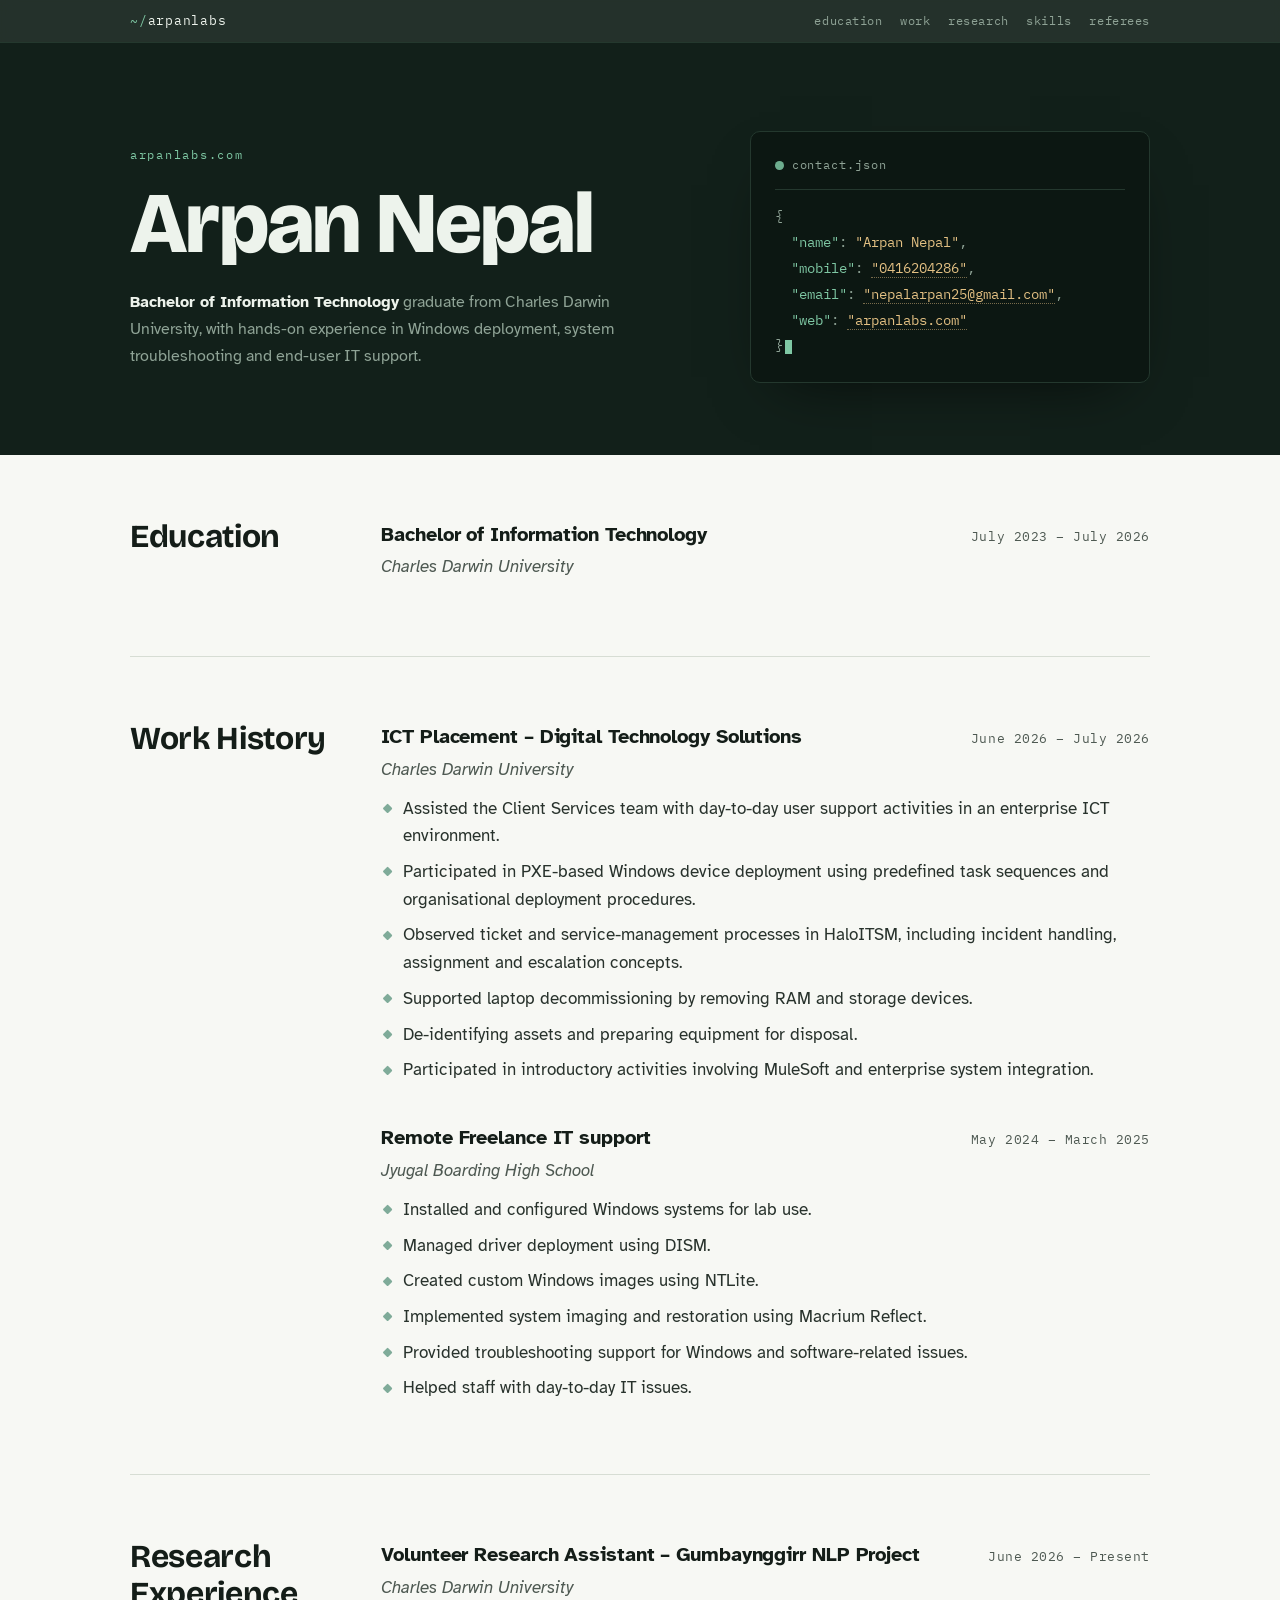
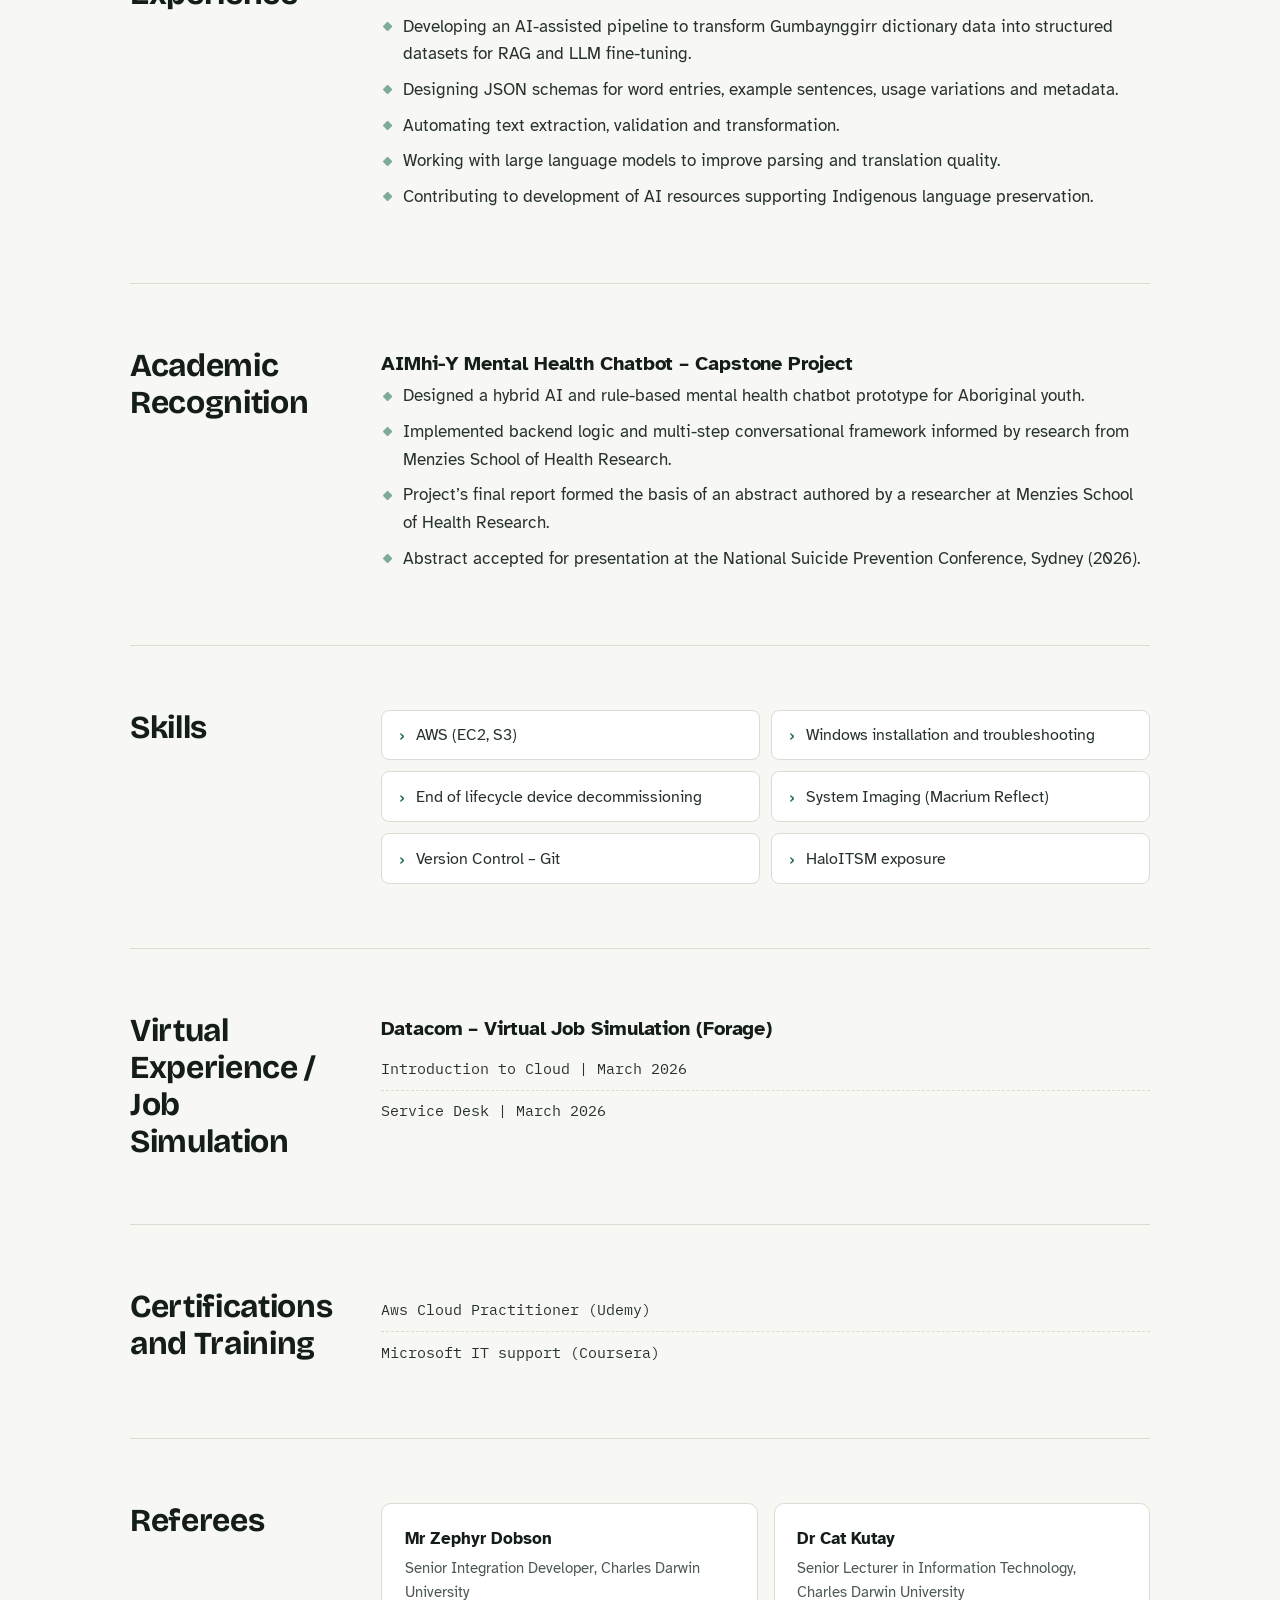
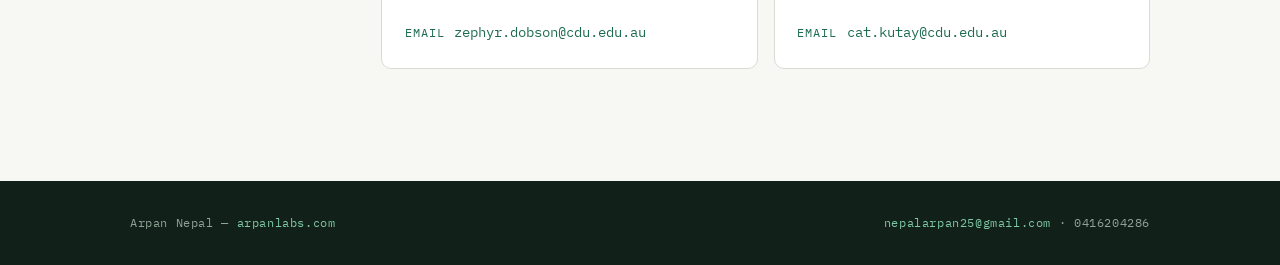
<file: index.html>
<!DOCTYPE html>
<html lang="en">
<head>
<meta charset="UTF-8">
<meta name="viewport" content="width=device-width, initial-scale=1.0">
<title>Arpan Nepal — arpanlabs.com</title>
<meta name="description" content="Arpan Nepal — Bachelor of Information Technology, Charles Darwin University. IT support, systems, and AI-assisted language research.">
<link rel="preconnect" href="https://fonts.googleapis.com">
<link rel="preconnect" href="https://fonts.gstatic.com" crossorigin>
<link href="https://fonts.googleapis.com/css2?family=Bricolage+Grotesque:opsz,wght@12..96,400;12..96,600;12..96,800&family=Atkinson+Hyperlegible:ital,wght@0,400;0,700;1,400&family=IBM+Plex+Mono:wght@400;500&display=swap" rel="stylesheet">
<style>
  :root{
    --paper:#F7F8F4;
    --paper-2:#EDF0EA;
    --ink:#141D18;
    --ink-soft:#28322C;
    --mute:#4E5952;
    --line:#D7DDD4;
    --green:#1E6B4F;
    --green-deep:#144C38;
    --hero:#12201A;
    --hero-line:#24382E;
    --hero-text:#EDF3EC;
    --hero-mute:#8FA396;
    --key:#7FC8A4;
    --str:#E3C083;
    --display:"Bricolage Grotesque", "Arial Black", sans-serif;
    --body:"Atkinson Hyperlegible", -apple-system, "Segoe UI", Roboto, Arial, sans-serif;
    --mono:"IBM Plex Mono", "Consolas", monospace;
  }
  *{margin:0;padding:0;box-sizing:border-box}
  html{scroll-behavior:smooth}
  body{
    background:var(--paper);
    color:var(--ink);
    font-family:var(--body);
    font-size:1.05rem;
    line-height:1.65;
    -webkit-font-smoothing:antialiased;
  }
  a{color:var(--green);text-decoration:none;border-bottom:1px solid transparent;transition:border-color .15s ease,color .15s ease}
  a:hover{border-bottom-color:var(--green)}
  a:focus-visible, button:focus-visible{outline:2px solid var(--green);outline-offset:3px;border-radius:2px}

  /* ---------- top nav ---------- */
  .nav{
    position:sticky;top:0;z-index:20;
    background:rgba(18,32,26,.92);
    backdrop-filter:blur(8px);
    border-bottom:1px solid var(--hero-line);
  }
  .nav-inner{
    max-width:1060px;margin:0 auto;padding:.65rem 1.25rem;
    display:flex;align-items:center;justify-content:space-between;gap:1rem;
  }
  .nav-name{font-family:var(--mono);font-size:.8rem;letter-spacing:.06em;color:var(--hero-text)}
  .nav-name span{color:var(--key)}
  .nav-links{display:flex;gap:1.1rem;flex-wrap:wrap}
  .nav-links a{
    font-family:var(--mono);font-size:.72rem;letter-spacing:.05em;
    color:var(--hero-mute);border-bottom:none;
  }
  .nav-links a:hover{color:var(--hero-text)}

  /* ---------- hero ---------- */
  .hero{background:var(--hero);color:var(--hero-text);overflow:hidden}
  .hero-inner{
    max-width:1060px;margin:0 auto;
    padding:clamp(3.2rem,8vw,5.5rem) 1.25rem clamp(3rem,7vw,4.5rem);
    display:grid;grid-template-columns:1.25fr .9fr;gap:clamp(2rem,5vw,4rem);
    align-items:center;
  }
  .hero-eyebrow{
    font-family:var(--mono);font-size:.78rem;letter-spacing:.14em;
    color:var(--key);text-transform:lowercase;margin-bottom:1.1rem;
  }
  .hero h1{
    font-family:var(--display);
    font-weight:800;
    font-size:clamp(3rem,8.5vw,5.4rem);
    line-height:.98;
    letter-spacing:-.02em;
    margin-bottom:1.4rem;
  }
  .hero-sub{
    color:var(--hero-mute);
    max-width:34rem;
    font-size:1.02rem;
  }
  .hero-sub strong{color:var(--hero-text);font-weight:700}
  .hero-actions{margin-top:1.7rem}
  .btn{
    display:inline-flex;align-items:center;gap:.55rem;
    font-family:var(--mono);font-size:.82rem;letter-spacing:.06em;
    color:#0C1712;background:var(--key);
    padding:.78rem 1.35rem;border-radius:8px;border-bottom:none;
    transition:background .15s ease,transform .15s ease;
  }
  .btn::after{content:"\2192";font-size:.9rem}
  .btn:hover{background:#9CD9B9;border-bottom:none;transform:translateY(-1px)}
  .btn:active{transform:none}

  .record{
    background:#0C1712;
    border:1px solid var(--hero-line);
    border-radius:10px;
    padding:1.4rem 1.5rem;
    font-family:var(--mono);
    font-size:.85rem;
    line-height:1.9;
    box-shadow:0 24px 60px -30px rgba(0,0,0,.7);
  }
  .record .rc-head{
    display:flex;align-items:center;gap:.5rem;
    margin-bottom:.9rem;padding-bottom:.8rem;
    border-bottom:1px solid var(--hero-line);
    color:var(--hero-mute);font-size:.72rem;letter-spacing:.08em;
  }
  .record .dot{width:.55rem;height:.55rem;border-radius:50%;background:var(--key);opacity:.85}
  .record .k{color:var(--key)}
  .record .s{color:var(--str)}
  .record .p{color:var(--hero-mute)}
  .record a{color:var(--str);border-bottom:1px dotted rgba(227,192,131,.5)}
  .record a:hover{border-bottom-style:solid}
  .cursor{display:inline-block;width:.55em;height:1.05em;background:var(--key);vertical-align:text-bottom;margin-left:.15em;animation:blink 1.1s steps(1) infinite}
  @keyframes blink{50%{opacity:0}}

  /* ---------- sections ---------- */
  main{max-width:1060px;margin:0 auto;padding:0 1.25rem}
  section{
    display:grid;
    grid-template-columns:200px 1fr;
    gap:clamp(1.5rem,4vw,3.5rem);
    padding:clamp(2.6rem,6vw,4rem) 0;
    border-bottom:1px solid var(--line);
  }
  section:last-of-type{border-bottom:none}
  .rail{position:relative}
  .rail-sticky{position:sticky;top:4.2rem}
  .rail h2{
    font-family:var(--display);font-weight:700;
    font-size:clamp(1.55rem,3vw,2rem);
    line-height:1.15;letter-spacing:-.01em;
    color:var(--ink);
  }

  .entry{margin-bottom:2.4rem}
  .entry:last-child{margin-bottom:0}
  .entry-top{
    display:flex;justify-content:space-between;align-items:baseline;
    gap:1rem;flex-wrap:wrap;margin-bottom:.15rem;
  }
  .entry h3{
    font-family:var(--body);font-weight:700;
    font-size:1.22rem;letter-spacing:-.005em;
  }
  .dates{
    font-family:var(--mono);font-size:.82rem;letter-spacing:.04em;
    color:var(--mute);white-space:nowrap;
  }
  .org{color:var(--mute);font-style:italic;margin-bottom:.7rem}
  ul.points{list-style:none}
  ul.points li{
    position:relative;padding-left:1.35rem;margin-bottom:.5rem;
    color:var(--ink-soft);
  }
  ul.points li::before{
    content:"";position:absolute;left:.15rem;top:.62em;
    width:.45rem;height:.45rem;border-radius:1px;
    background:var(--green);opacity:.55;transform:rotate(45deg);
  }

  /* skills */
  .skill-grid{
    list-style:none;display:grid;grid-template-columns:repeat(2,1fr);gap:.7rem;
  }
  .skill-grid li{
    background:#fff;border:1px solid var(--line);border-radius:8px;
    padding:.7rem .9rem;font-size:1rem;color:var(--ink-soft);
    display:flex;align-items:center;gap:.6rem;
  }
  .skill-grid li::before{
    content:"›";font-family:var(--mono);color:var(--green);font-weight:500;
  }

  /* simple line lists (simulations, certifications) */
  .lines{list-style:none}
  .lines li{
    font-family:var(--mono);font-size:.92rem;color:var(--ink-soft);
    padding:.55rem 0;border-bottom:1px dashed var(--line);
  }
  .lines li:last-child{border-bottom:none}

  /* referees */
  .ref-grid{display:grid;grid-template-columns:1fr 1fr;gap:1rem}
  .ref-card{
    background:#fff;border:1px solid var(--line);border-radius:10px;
    padding:1.3rem 1.4rem;
  }
  .ref-card h3{font-size:1.08rem;font-weight:700;margin-bottom:.15rem}
  .ref-role{color:var(--mute);font-size:.92rem;margin-bottom:.85rem}
  .ref-meta{font-family:var(--mono);font-size:.85rem;line-height:2.15;color:var(--ink-soft)}
  .ref-meta .k{color:var(--green);margin-right:.6rem;font-size:.72rem;text-transform:uppercase;letter-spacing:.09em}

  /* footer */
  footer{
    background:var(--hero);color:var(--hero-mute);
    margin-top:clamp(2rem,5vw,3rem);
  }
  .foot-inner{
    max-width:1060px;margin:0 auto;padding:2rem 1.25rem;
    display:flex;justify-content:space-between;align-items:center;gap:1rem;flex-wrap:wrap;
    font-family:var(--mono);font-size:.76rem;letter-spacing:.05em;
  }
  footer a{color:var(--key);border-bottom:none}
  footer a:hover{color:var(--hero-text)}

  /* motion */
  .reveal{opacity:0;transform:translateY(14px);transition:opacity .55s ease,transform .55s ease}
  .reveal.in{opacity:1;transform:none}
  .hero .reveal{transition-duration:.7s}
  @media (prefers-reduced-motion:reduce){
    html{scroll-behavior:auto}
    .reveal{opacity:1;transform:none;transition:none}
    .cursor{animation:none}
  }

  /* responsive */
  @media (max-width:860px){
    .hero-inner{grid-template-columns:1fr}
    section{grid-template-columns:1fr;gap:1.1rem}
    .rail-sticky{position:static}
    .skill-grid{grid-template-columns:1fr}
    .ref-grid{grid-template-columns:1fr}
    .dates{white-space:normal}
  }
</style>
</head>
<body>

<nav class="nav" aria-label="Sections">
  <div class="nav-inner">
    <div class="nav-name"><span>~/</span>arpanlabs</div>
    <div class="nav-links">
      <a href="#education">education</a>
      <a href="#work">work</a>
      <a href="#research">research</a>
      <a href="#skills">skills</a>
      <a href="#referees">referees</a>
    </div>
  </div>
</nav>

<header class="hero">
  <div class="hero-inner">
    <div>
      <p class="hero-eyebrow reveal">arpanlabs.com</p>
      <h1 class="reveal">Arpan Nepal</h1>
      <p class="hero-sub reveal">
        <strong>Bachelor of Information Technology</strong> graduate from Charles Darwin University,
        with hands-on experience in Windows deployment, system troubleshooting and end-user IT support.
      </p>
      <div class="hero-actions reveal" style="display: none;">
        <a class="btn" href="resume.html">View Resume</a>
      </div>
    </div>
    <div class="record reveal" aria-label="Contact details">
      <div class="rc-head"><span class="dot"></span>contact.json</div>
      <div><span class="p">{</span></div>
      <div>&nbsp;&nbsp;<span class="k">"name"</span><span class="p">:</span> <span class="s">"Arpan Nepal"</span><span class="p">,</span></div>
      <div>&nbsp;&nbsp;<span class="k">"mobile"</span><span class="p">:</span> <span class="s"><a href="tel:0416204286">"0416204286"</a></span><span class="p">,</span></div>
      <div>&nbsp;&nbsp;<span class="k">"email"</span><span class="p">:</span> <span class="s"><a href="mailto:nepalarpan25@gmail.com">"nepalarpan25@gmail.com"</a></span><span class="p">,</span></div>
      <div>&nbsp;&nbsp;<span class="k">"web"</span><span class="p">:</span> <span class="s"><a href="http://www.arpanlabs.com/">"arpanlabs.com"</a></span></div>
      <div><span class="p">}</span><span class="cursor" aria-hidden="true"></span></div>
    </div>
  </div>
</header>

<main>

  <section id="education">
    <div class="rail"><div class="rail-sticky reveal">
      <h2>Education</h2>
    </div></div>
    <div class="reveal">
      <div class="entry">
        <div class="entry-top">
          <h3>Bachelor of Information Technology</h3>
          <span class="dates">July 2023 – July 2026</span>
        </div>
        <p class="org">Charles Darwin University</p>
      </div>
    </div>
  </section>

  <section id="work">
    <div class="rail"><div class="rail-sticky reveal">
      <h2>Work History</h2>
    </div></div>
    <div class="reveal">
      <div class="entry">
        <div class="entry-top">
          <h3>ICT Placement – Digital Technology Solutions</h3>
          <span class="dates">June 2026 – July 2026</span>
        </div>
        <p class="org">Charles Darwin University</p>
        <ul class="points">
          <li>Assisted the Client Services team with day-to-day user support activities in an enterprise ICT environment.</li>
          <li>Participated in PXE-based Windows device deployment using predefined task sequences and organisational deployment procedures.</li>
          <li>Observed ticket and service-management processes in HaloITSM, including incident handling, assignment and escalation concepts.</li>
          <li>Supported laptop decommissioning by removing RAM and storage devices.</li>
          <li>De-identifying assets and preparing equipment for disposal.</li>
          <li>Participated in introductory activities involving MuleSoft and enterprise system integration.</li>
        </ul>
      </div>
      <div class="entry">
        <div class="entry-top">
          <h3>Remote Freelance IT support</h3>
          <span class="dates">May 2024 – March 2025</span>
        </div>
        <p class="org">Jyugal Boarding High School</p>
        <ul class="points">
          <li>Installed and configured Windows systems for lab use.</li>
          <li>Managed driver deployment using DISM.</li>
          <li>Created custom Windows images using NTLite.</li>
          <li>Implemented system imaging and restoration using Macrium Reflect.</li>
          <li>Provided troubleshooting support for Windows and software-related issues.</li>
          <li>Helped staff with day-to-day IT issues.</li>
        </ul>
      </div>
    </div>
  </section>

  <section id="research">
    <div class="rail"><div class="rail-sticky reveal">
      <h2>Research Experience</h2>
    </div></div>
    <div class="reveal">
      <div class="entry">
        <div class="entry-top">
          <h3>Volunteer Research Assistant – Gumbaynggirr NLP Project</h3>
          <span class="dates">June 2026 – Present</span>
        </div>
        <p class="org">Charles Darwin University</p>
        <ul class="points">
          <li>Developing an AI-assisted pipeline to transform Gumbaynggirr dictionary data into structured datasets for RAG and LLM fine-tuning.</li>
          <li>Designing JSON schemas for word entries, example sentences, usage variations and metadata.</li>
          <li>Automating text extraction, validation and transformation.</li>
          <li>Working with large language models to improve parsing and translation quality.</li>
          <li>Contributing to development of AI resources supporting Indigenous language preservation.</li>
        </ul>
      </div>
    </div>
  </section>

  <section id="recognition">
    <div class="rail"><div class="rail-sticky reveal">
      <h2>Academic Recognition</h2>
    </div></div>
    <div class="reveal">
      <div class="entry">
        <div class="entry-top">
          <h3>AIMhi-Y Mental Health Chatbot – Capstone Project</h3>
        </div>
        <ul class="points">
          <li>Designed a hybrid AI and rule-based mental health chatbot prototype for Aboriginal youth.</li>
          <li>Implemented backend logic and multi-step conversational framework informed by research from Menzies School of Health Research.</li>
          <li>Project’s final report formed the basis of an abstract authored by a researcher at Menzies School of Health Research.</li>
          <li>Abstract accepted for presentation at the National Suicide Prevention Conference, Sydney (2026).</li>
        </ul>
      </div>
    </div>
  </section>

  <section id="skills">
    <div class="rail"><div class="rail-sticky reveal">
      <h2>Skills</h2>
    </div></div>
    <div class="reveal">
      <ul class="skill-grid">
        <li>AWS (EC2, S3)</li>
        <li>Windows installation and troubleshooting</li>
        <li>End of lifecycle device decommissioning</li>
        <li>System Imaging (Macrium Reflect)</li>
        <li>Version Control – Git</li>
        <li>HaloITSM exposure</li>
      </ul>
    </div>
  </section>

  <section id="simulations">
    <div class="rail"><div class="rail-sticky reveal">
      <h2>Virtual Experience / Job Simulation</h2>
    </div></div>
    <div class="reveal">
      <div class="entry">
        <div class="entry-top">
          <h3>Datacom – Virtual Job Simulation (Forage)</h3>
        </div>
        <ul class="lines">
          <li>Introduction to Cloud | March 2026</li>
          <li>Service Desk | March 2026</li>
        </ul>
      </div>
    </div>
  </section>

  <section id="certifications">
    <div class="rail"><div class="rail-sticky reveal">
      <h2>Certifications and Training</h2>
    </div></div>
    <div class="reveal">
      <ul class="lines">
        <li>Aws Cloud Practitioner (Udemy)</li>
        <li>Microsoft IT support (Coursera)</li>
      </ul>
    </div>
  </section>

  <section id="referees">
    <div class="rail"><div class="rail-sticky reveal">
      <h2>Referees</h2>
    </div></div>
    <div class="ref-grid reveal">
      <div class="ref-card">
        <h3>Mr Zephyr Dobson</h3>
        <p class="ref-role">Senior Integration Developer, Charles Darwin University</p>
        <div class="ref-meta">
          <div><span class="k">email</span><a href="mailto:zephyr.dobson@cdu.edu.au">zephyr.dobson@cdu.edu.au</a></div>
        </div>
      </div>
      <div class="ref-card">
        <h3>Dr Cat Kutay</h3>
        <p class="ref-role">Senior Lecturer in Information Technology, Charles Darwin University</p>
        <div class="ref-meta">
          <div><span class="k">email</span><a href="mailto:cat.kutay@cdu.edu.au">cat.kutay@cdu.edu.au</a></div>
        </div>
      </div>
    </div>
  </section>

</main>

<footer>
  <div class="foot-inner">
    <span>Arpan Nepal — <a href="http://www.arpanlabs.com/">arpanlabs.com</a></span>
    <span><a href="mailto:nepalarpan25@gmail.com">nepalarpan25@gmail.com</a> · 0416204286</span>
  </div>
</footer>

<script>
  (function(){
    var reduced = window.matchMedia("(prefers-reduced-motion: reduce)").matches;
    var els = document.querySelectorAll(".reveal");
    if (reduced || !("IntersectionObserver" in window)) {
      els.forEach(function(el){ el.classList.add("in"); });
      return;
    }
    // hero: staggered entrance on load
    document.querySelectorAll(".hero .reveal").forEach(function(el, i){
      setTimeout(function(){ el.classList.add("in"); }, 120 + i * 140);
    });
    // rest: reveal on scroll
    var io = new IntersectionObserver(function(entries){
      entries.forEach(function(e){
        if (e.isIntersecting) { e.target.classList.add("in"); io.unobserve(e.target); }
      });
    }, { threshold: 0.12 });
    document.querySelectorAll("main .reveal").forEach(function(el){ io.observe(el); });
  })();
</script>

</body>
</html>
</file>
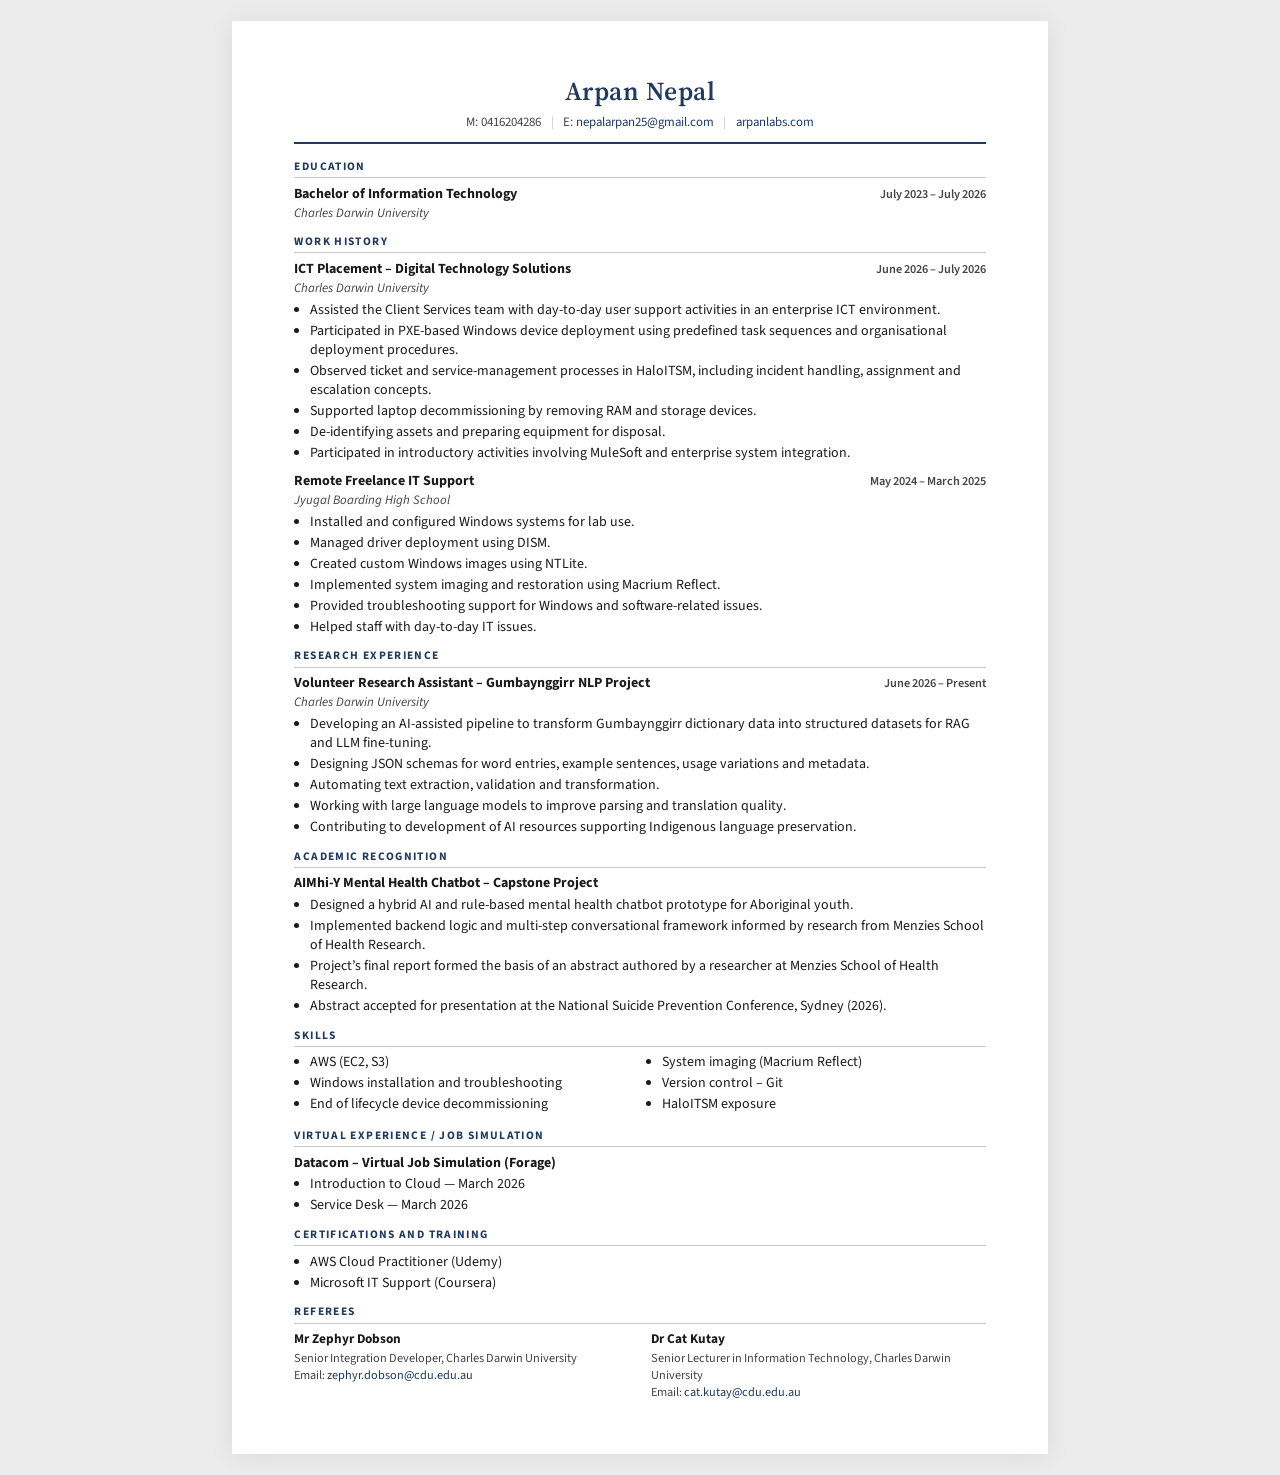
<file: resume.html>
<!DOCTYPE html>
<html lang="en">
<head>
  <meta charset="UTF-8" />
  <meta name="viewport" content="width=device-width, initial-scale=1.0" />
  <title>Arpan Nepal — Resume</title>
  <link rel="preconnect" href="https://fonts.googleapis.com" />
  <link rel="preconnect" href="https://fonts.gstatic.com" crossorigin />
  <link href="https://fonts.googleapis.com/css2?family=Source+Sans+3:wght@400;600;700&family=Source+Serif+4:opsz,wght@8..60,600&display=swap" rel="stylesheet" />
  <link rel="stylesheet" href="resume.css" />
</head>
<body>
  <main class="resume">
    <header class="header">
      <h1>Arpan Nepal</h1>
      <p class="contact">
        <span>M: 0416204286</span>
        <span class="sep">|</span>
        <span>E: <a href="mailto:nepalarpan25@gmail.com">nepalarpan25@gmail.com</a></span>
        <span class="sep">|</span>
        <span><a href="https://arpanlabs.com">arpanlabs.com</a></span>
      </p>
    </header>

    <section class="section">
      <h2>Education</h2>
      <div class="entry">
        <div class="entry-header">
          <h3>Bachelor of Information Technology</h3>
          <span class="dates">July 2023 – July 2026</span>
        </div>
        <p class="org">Charles Darwin University</p>
      </div>
    </section>

    <section class="section">
      <h2>Work History</h2>

      <div class="entry">
        <div class="entry-header">
          <h3>ICT Placement – Digital Technology Solutions</h3>
          <span class="dates">June 2026 – July 2026</span>
        </div>
        <p class="org">Charles Darwin University</p>
        <ul>
          <li>Assisted the Client Services team with day-to-day user support activities in an enterprise ICT environment.</li>
          <li>Participated in PXE-based Windows device deployment using predefined task sequences and organisational deployment procedures.</li>
          <li>Observed ticket and service-management processes in HaloITSM, including incident handling, assignment and escalation concepts.</li>
          <li>Supported laptop decommissioning by removing RAM and storage devices.</li>
          <li>De-identifying assets and preparing equipment for disposal.</li>
          <li>Participated in introductory activities involving MuleSoft and enterprise system integration.</li>
        </ul>
      </div>

      <div class="entry">
        <div class="entry-header">
          <h3>Remote Freelance IT Support</h3>
          <span class="dates">May 2024 – March 2025</span>
        </div>
        <p class="org">Jyugal Boarding High School</p>
        <ul>
          <li>Installed and configured Windows systems for lab use.</li>
          <li>Managed driver deployment using DISM.</li>
          <li>Created custom Windows images using NTLite.</li>
          <li>Implemented system imaging and restoration using Macrium Reflect.</li>
          <li>Provided troubleshooting support for Windows and software-related issues.</li>
          <li>Helped staff with day-to-day IT issues.</li>
        </ul>
      </div>
    </section>

    <section class="section">
      <h2>Research Experience</h2>

      <div class="entry">
        <div class="entry-header">
          <h3>Volunteer Research Assistant – Gumbaynggirr NLP Project</h3>
          <span class="dates">June 2026 – Present</span>
        </div>
        <p class="org">Charles Darwin University</p>
        <ul>
          <li>Developing an AI-assisted pipeline to transform Gumbaynggirr dictionary data into structured datasets for RAG and LLM fine-tuning.</li>
          <li>Designing JSON schemas for word entries, example sentences, usage variations and metadata.</li>
          <li>Automating text extraction, validation and transformation.</li>
          <li>Working with large language models to improve parsing and translation quality.</li>
          <li>Contributing to development of AI resources supporting Indigenous language preservation.</li>
        </ul>
      </div>
    </section>

    <section class="section">
      <h2>Academic Recognition</h2>

      <div class="entry">
        <div class="entry-header">
          <h3>AIMhi-Y Mental Health Chatbot – Capstone Project</h3>
        </div>
        <ul>
          <li>Designed a hybrid AI and rule-based mental health chatbot prototype for Aboriginal youth.</li>
          <li>Implemented backend logic and multi-step conversational framework informed by research from Menzies School of Health Research.</li>
          <li>Project’s final report formed the basis of an abstract authored by a researcher at Menzies School of Health Research.</li>
          <li>Abstract accepted for presentation at the National Suicide Prevention Conference, Sydney (2026).</li>
        </ul>
      </div>
    </section>

    <section class="section">
      <h2>Skills</h2>
      <ul class="skills-list">
        <li>AWS (EC2, S3)</li>
        <li>Windows installation and troubleshooting</li>
        <li>End of lifecycle device decommissioning</li>
        <li>System imaging (Macrium Reflect)</li>
        <li>Version control – Git</li>
        <li>HaloITSM exposure</li>
      </ul>
    </section>

    <section class="section">
      <h2>Virtual Experience / Job Simulation</h2>

      <div class="entry">
        <div class="entry-header">
          <h3>Datacom – Virtual Job Simulation (Forage)</h3>
        </div>
        <ul class="compact-list">
          <li>Introduction to Cloud — March 2026</li>
          <li>Service Desk — March 2026</li>
        </ul>
      </div>
    </section>

    <section class="section">
      <h2>Certifications and Training</h2>
      <ul class="compact-list">
        <li>AWS Cloud Practitioner (Udemy)</li>
        <li>Microsoft IT Support (Coursera)</li>
      </ul>
    </section>

    <section class="section">
      <h2>Referees</h2>

      <div class="referees">
        <div class="referee">
          <h3>Mr Zephyr Dobson</h3>
          <p>Senior Integration Developer, Charles Darwin University</p>
          <p>Email: <a href="mailto:zephyr.dobson@cdu.edu.au">zephyr.dobson@cdu.edu.au</a></p>
        </div>

        <div class="referee">
          <h3>Dr Cat Kutay</h3>
          <p>Senior Lecturer in Information Technology, Charles Darwin University</p>
          <p>Email: <a href="mailto:cat.kutay@cdu.edu.au">cat.kutay@cdu.edu.au</a></p>
        </div>
      </div>
    </section>
  </main>
</body>
</html>
</file>
<file: resume.css>
:root {
  --ink: #1a1a1a;
  --muted: #444;
  --rule: #c8c8c8;
  --accent: #1e3a5f;
  --page-width: 8.5in;
  --page-padding: 0.55in 0.65in;
}

*,
*::before,
*::after {
  box-sizing: border-box;
}

html {
  font-size: 10.5pt;
}

body {
  margin: 0;
  font-family: "Source Sans 3", "Segoe UI", sans-serif;
  color: var(--ink);
  line-height: 1.35;
  background: #ececec;
}

a {
  color: var(--accent);
  text-decoration: none;
}

.resume {
  max-width: var(--page-width);
  margin: 1.5rem auto;
  padding: var(--page-padding);
  background: #fff;
  box-shadow: 0 2px 24px rgba(0, 0, 0, 0.08);
}

.header {
  text-align: center;
  margin-bottom: 1.1rem;
  padding-bottom: 0.75rem;
  border-bottom: 2px solid var(--accent);
}

.header h1 {
  margin: 0 0 0.35rem;
  font-family: "Source Serif 4", Georgia, serif;
  font-size: 1.85rem;
  font-weight: 600;
  letter-spacing: 0.02em;
  color: var(--accent);
}

.contact {
  margin: 0;
  font-size: 0.92rem;
  color: var(--muted);
}

.contact .sep {
  margin: 0 0.45rem;
  color: var(--rule);
}

.section {
  margin-top: 0.85rem;
}

.section h2 {
  margin: 0 0 0.45rem;
  padding-bottom: 0.2rem;
  font-size: 0.82rem;
  font-weight: 700;
  letter-spacing: 0.12em;
  text-transform: uppercase;
  color: var(--accent);
  border-bottom: 1px solid var(--rule);
}

.entry {
  margin-bottom: 0.65rem;
}

.entry-header {
  display: flex;
  justify-content: space-between;
  align-items: baseline;
  gap: 1rem;
}

.entry-header h3 {
  margin: 0;
  font-size: 1rem;
  font-weight: 700;
}

.dates {
  flex-shrink: 0;
  font-size: 0.88rem;
  font-weight: 600;
  color: var(--muted);
  white-space: nowrap;
}

.org {
  margin: 0.1rem 0 0.25rem;
  font-size: 0.92rem;
  font-style: italic;
  color: var(--muted);
}

ul {
  margin: 0.2rem 0 0;
  padding-left: 1.15rem;
}

li {
  margin-bottom: 0.15rem;
}

.skills-list {
  columns: 2;
  column-gap: 2rem;
}

.referees {
  display: grid;
  grid-template-columns: 1fr 1fr;
  gap: 1rem 1.5rem;
}

.referee h3 {
  margin: 0 0 0.15rem;
  font-size: 0.95rem;
  font-weight: 700;
}

.referee p {
  margin: 0.05rem 0;
  font-size: 0.88rem;
  color: var(--muted);
}

@media print {
  @page {
    size: A4;
    margin: 0.45in 0.55in;
  }

  body {
    background: #fff;
  }

  .resume {
    margin: 0;
    padding: 0;
    box-shadow: none;
    max-width: none;
  }

  a {
    color: var(--ink);
  }
}

@media (max-width: 640px) {
  .resume {
    margin: 0;
    padding: 1.25rem 1rem;
    box-shadow: none;
  }

  .entry-header {
    flex-direction: column;
  }

  .skills-list,
  .referees {
    columns: 1;
    grid-template-columns: 1fr;
  }
}
</file>
